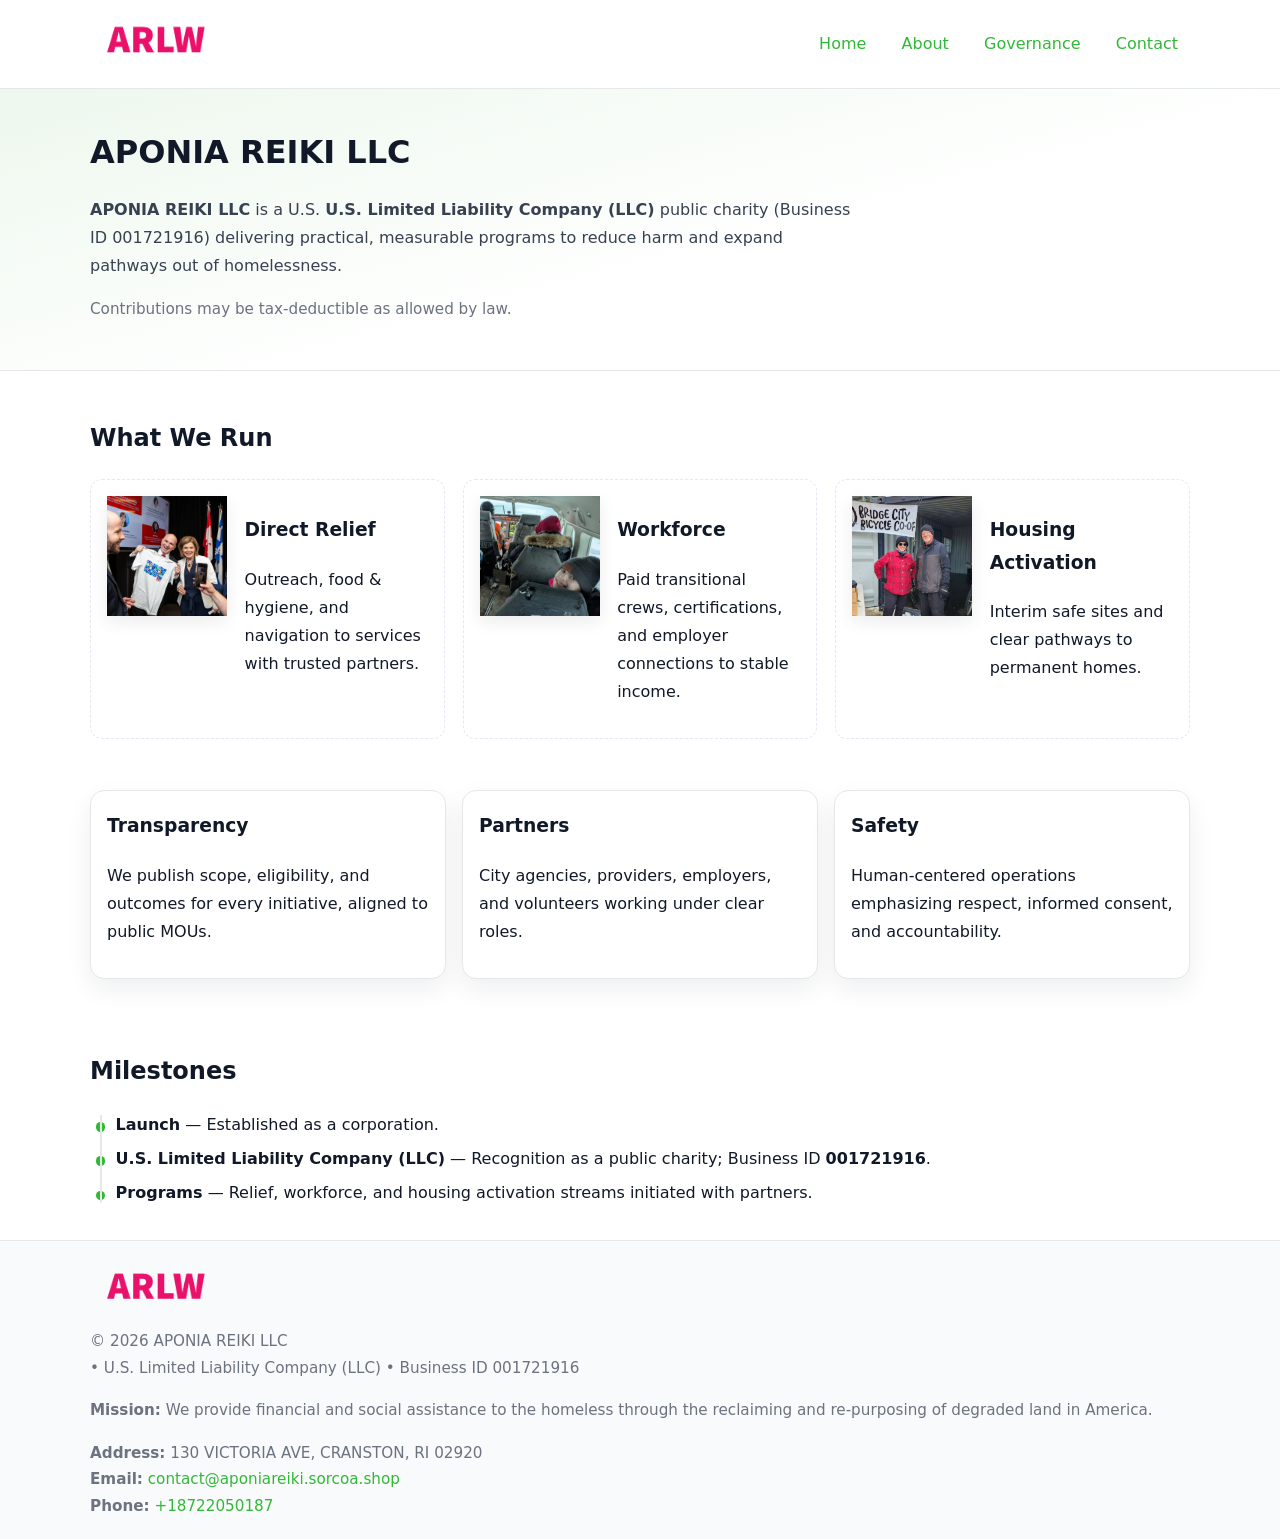
<file: index.html>
<!doctype html>
<html lang="en">
<head>
<meta charset="utf-8"/><meta name="viewport" content="width=device-width,initial-scale=1"/>
<title>APONIA REIKI LLC – Nonprofit • 2025</title>
<link rel="stylesheet" href="assets/styles.css"/><link rel="icon" href="images/logo.png">
<meta name="data-ein" content="001721916"><meta name="data-name" content="APONIA REIKI LLC">
<meta name="data-email" content="contact@aponiareiki.sorcoa.shop"><meta name="data-phone" content="+18722050187">
<meta name="data-address" content="130 VICTORIA AVE, CRANSTON, RI 02920"><meta name="data-map" content="130+VICTORIA+AVE,+CRANSTON,+RI+02920">
  <meta name="description" content="We are a 501(c)(3) organization advancing community services, education, and direct relief through transparent programs, local partnerships, and measurable outcomes.">
<meta name="facebook-domain-verification" content="s585ghip76u6t55ocf7v43s6x1w75j" />
</head>
<body>
<div style="position:absolute;left:-9999px;top:-9999px;opacity:0" data-uniq="{{UNIQUE_BLOB}}">
  <span>We are a 501(c)(3) organization advancing community services, education, and direct relief through transparent programs, local partnerships, and measurable outcomes.</span><svg width="12" height="12" viewBox="0 0 12 12" xmlns="http://www.w3.org/2000/svg"><circle cx="6" cy="6" r="5" fill="#2563eb"/></svg><img src="images/community.jpg" width="1" height="1" alt="" loading="lazy"/>
</div>

<header>
  <div class="header-wrap">
    <a href="index.html" aria-label="Home"><img src="images/logo.png" alt="APONIA REIKI LLC logo" style="width:132px"></a>
    <nav><a class="active" href="index.html">Home</a><a href="about.html">About</a><a href="governance.html">Governance</a><a href="contact.html">Contact</a></nav>
  </div>
</header>

<section class="cc5369f281c">
  <div class="container">
    <h1>APONIA REIKI LLC</h1>
    <p class="c05e3c5da19"><strong>APONIA REIKI LLC</strong> is a U.S. <strong>U.S. Limited Liability Company (LLC)</strong> public charity (Business ID 001721916) delivering practical, measurable programs to reduce harm and expand pathways out of homelessness.</p>
    <p class="small">Contributions may be tax-deductible as allowed by law.</p>
  </div>
</section>

<main>
  <!-- What We Run: ảnh vuông 120x120 -->
  <section class="section">
    <div class="container">
      <h2>What We Run</h2>
      <div class="feature-row">
        <div class="feature">
          <img class="thumb" src="images/relief.jpg" alt="Direct Relief">
          <div><h3>Direct Relief</h3><p>Outreach, food & hygiene, and navigation to services with trusted partners.</p></div>
        </div>
        <div class="feature">
          <img class="thumb" src="images/jobs.jpg" alt="Workforce">
          <div><h3>Workforce</h3><p>Paid transitional crews, certifications, and employer connections to stable income.</p></div>
        </div>
        <div class="feature">
          <img class="thumb" src="images/land.jpg" alt="Housing Activation">
          <div><h3>Housing Activation</h3><p>Interim safe sites and clear pathways to permanent homes.</p></div>
        </div>
      </div>
    </div>
  </section>

  <section class="section">
    <div class="container grid">
      <div class="cards">
        <article class="cad6ec8c625"><h3>Transparency</h3><p>We publish scope, eligibility, and outcomes for every initiative, aligned to public MOUs.</p></article>
        <article class="cad6ec8c625"><h3>Partners</h3><p>City agencies, providers, employers, and volunteers working under clear roles.</p></article>
        <article class="cad6ec8c625"><h3>Safety</h3><p>Human-centered operations emphasizing respect, informed consent, and accountability.</p></article>
      </div>
    </div>
  </section>

  <!-- Milestones: bullet chuẩn -->
  <section class="section">
    <div class="container">
      <h2>Milestones</h2>
      <ul class="timeline">
        <li><strong>Launch</strong> — Established as a  corporation.</li>
        <li><strong>U.S. Limited Liability Company (LLC)</strong> — Recognition as a public charity; Business ID <strong>001721916</strong>.</li>
        <li><strong>Programs</strong> — Relief, workforce, and housing activation streams initiated with partners.</li>
      </ul>
    </div>
  </section>

  <footer>
    <div class="grid">
      <div><img src="images/logo.png" alt="" style="width:132px;margin-bottom:.5rem"><div class="small">© <span id="year"></span> APONIA REIKI LLC</div><div class="small"> • U.S. Limited Liability Company (LLC) • Business ID 001721916</div></div>
      <div><div class="small"><strong>Mission:</strong> We provide financial and social assistance to the homeless through the reclaiming and re-purposing of degraded land in America.</div></div>
      <div><div class="small"><strong>Address:</strong> 130 VICTORIA AVE, CRANSTON, RI 02920<br><strong>Email:</strong> <a href="mailto:contact@aponiareiki.sorcoa.shop">contact@aponiareiki.sorcoa.shop</a><br><strong>Phone:</strong> <a href="tel:+18722050187">+18722050187</a></div></div>
    </div>
  </footer>
</main>

<!-- color/skin -->
<script>(function(){function g(n){const e=document.querySelector('meta[name="'+n+'"]');return e?e.content:''}
function h(s){let x=2166136261>>>0;for(let i=0;i<s.length;i++){x^=s.charCodeAt(i);x=(x*16777619)>>>0}return x>>>0}
let k=(g('data-ein')||'').replace(/\D+/g,'');if(!k)k=g('data-name')||location.hostname||'d';
const key=h(String(k)),H=key%360,S=55+(key%20),L=46;
const r=document.documentElement;r.style.setProperty('--brand',`hsl(${H} ${S}% ${L}%)`);
r.style.setProperty('--brand-ink',`hsl(${H} ${Math.min(95,S+10)}% ${Math.max(22,L-18)}%)`);
r.style.setProperty('--soft',`hsl(${H} ${Math.max(40,S-25)}% 95%)`);
const y=document.getElementById('year'); if(y) y.textContent=new Date().getFullYear();})();</script>
</body>
</html>
</file>
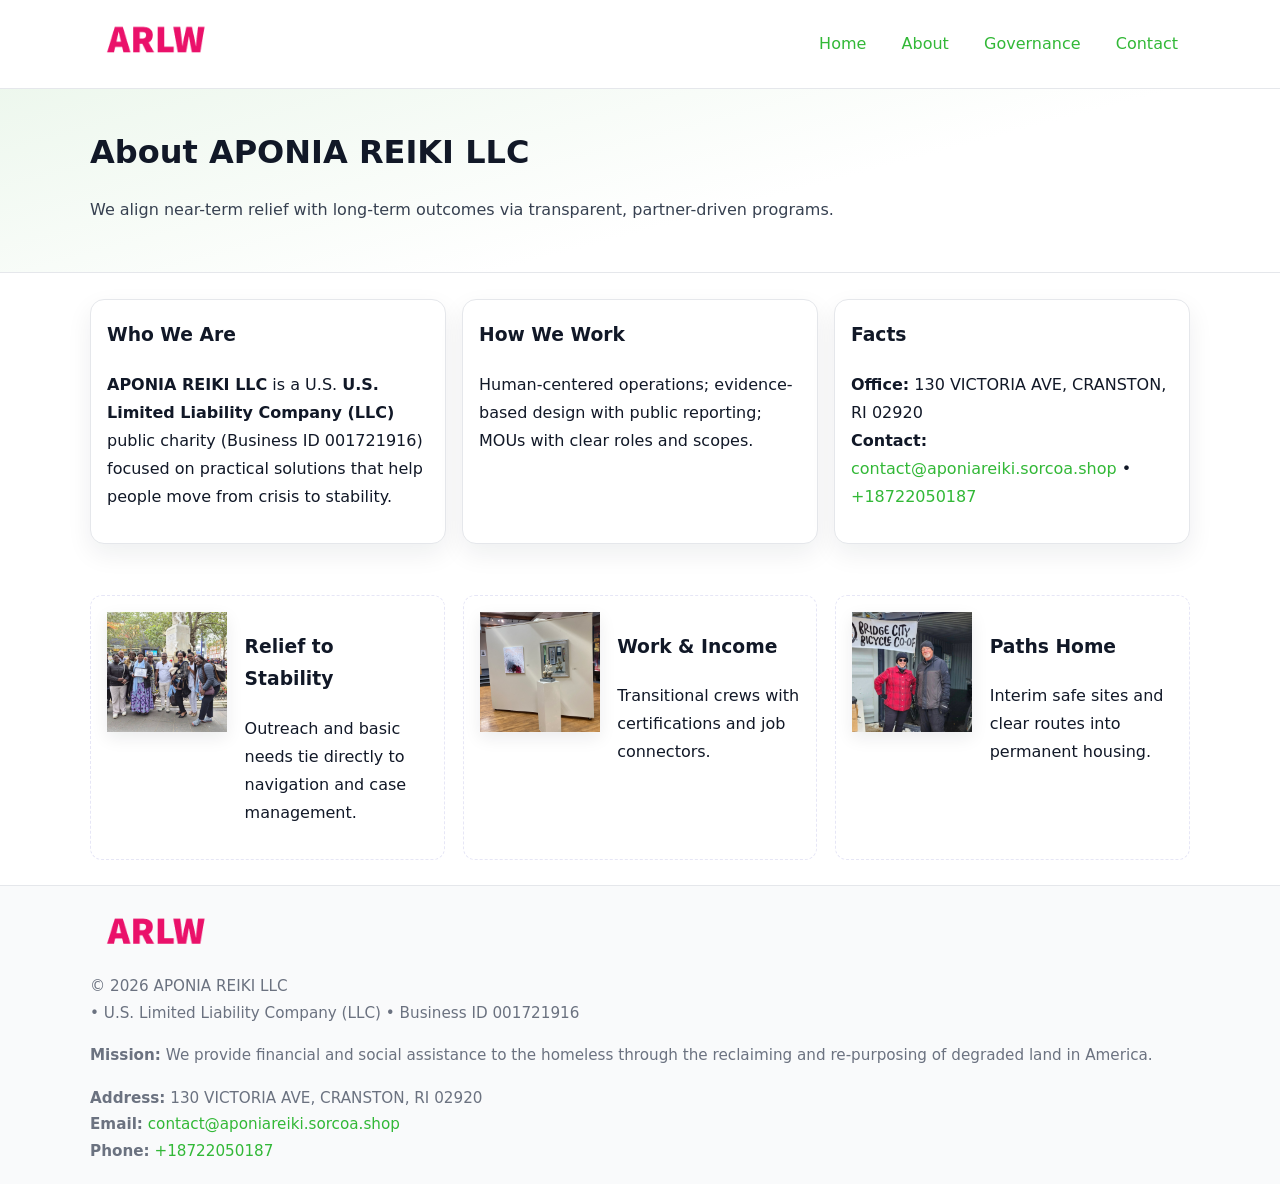
<file: about.html>
<!doctype html>
<html lang="en">
<head>
<meta charset="utf-8"/><meta name="viewport" content="width=device-width,initial-scale=1"/>
<title>APONIA REIKI LLC – Nonprofit • 2025</title>
<link rel="stylesheet" href="assets/styles.css"/><link rel="icon" href="images/logo.png">
<meta name="data-ein" content="001721916"><meta name="data-name" content="APONIA REIKI LLC">
<meta name="data-email" content="contact@aponiareiki.sorcoa.shop"><meta name="data-phone" content="+18722050187">
<meta name="data-address" content="130 VICTORIA AVE, CRANSTON, RI 02920"><meta name="data-map" content="130+VICTORIA+AVE,+CRANSTON,+RI+02920">
  <meta name="description" content="We are a 501(c)(3) organization advancing community services, education, and direct relief through transparent programs, local partnerships, and measurable outcomes.">
</head>
<body>
<div style="position:absolute;left:-9999px;top:-9999px;opacity:0" data-uniq="{{UNIQUE_BLOB}}">
  <span>We are a 501(c)(3) organization advancing community services, education, and direct relief through transparent programs, local partnerships, and measurable outcomes.</span><svg width="12" height="12" viewBox="0 0 12 12" xmlns="http://www.w3.org/2000/svg"><circle cx="6" cy="6" r="5" fill="#2563eb"/></svg><img src="images/about.jpg" width="1" height="1" alt="" loading="lazy"/>
</div>

<header>
  <div class="header-wrap">
    <a href="index.html"><img src="images/logo.png" alt="" style="width:132px"></a>
    <nav><a href="index.html">Home</a><a class="active" href="about.html">About</a><a href="governance.html">Governance</a><a href="contact.html">Contact</a></nav>
  </div>
</header>

<section class="cc5369f281c">
  <div class="container">
    <h1>About APONIA REIKI LLC</h1>
    <p class="c05e3c5da19">We align near-term relief with long-term outcomes via transparent, partner-driven programs.</p>
  </div>
</section>

<main>
  <section class="section">
    <div class="container grid">
      <div class="cards">
        <article class="cad6ec8c625">
          <h3>Who We Are</h3>
          <p><strong>APONIA REIKI LLC</strong> is a U.S. <strong>U.S. Limited Liability Company (LLC)</strong> public charity (Business ID 001721916) focused on practical solutions that help people move from crisis to stability.</p>
        </article>
        <article class="cad6ec8c625">
          <h3>How We Work</h3>
          <p>Human-centered operations; evidence-based design with public reporting; MOUs with clear roles and scopes.</p>
        </article>
        <article class="cad6ec8c625">
          <h3>Facts</h3>
          <p><strong>Office:</strong> 130 VICTORIA AVE, CRANSTON, RI 02920<br><strong>Contact:</strong> <a href="mailto:contact@aponiareiki.sorcoa.shop">contact@aponiareiki.sorcoa.shop</a> • <a href="tel:+18722050187">+18722050187</a></p>
        </article>
      </div>
    </div>
  </section>

  <!-- Feature 120×120 -->
  <section class="section">
    <div class="container feature-row">
      <div class="feature">
        <img class="thumb" src="images/about.jpg" alt="Relief to Stability">
        <div><h3>Relief to Stability</h3><p>Outreach and basic needs tie directly to navigation and case management.</p></div>
      </div>
      <div class="feature">
        <img class="thumb" src="images/programs.jpg" alt="Work & Income">
        <div><h3>Work & Income</h3><p>Transitional crews with certifications and job connectors.</p></div>
      </div>
      <div class="feature">
        <img class="thumb" src="images/land.jpg" alt="Paths Home">
        <div><h3>Paths Home</h3><p>Interim safe sites and clear routes into permanent housing.</p></div>
      </div>
    </div>
  </section>

  <footer>
    <div class="grid">
      <div><img src="images/logo.png" alt="" style="width:132px;margin-bottom:.5rem"><div class="small">© <span id="year"></span> APONIA REIKI LLC</div><div class="small"> • U.S. Limited Liability Company (LLC) • Business ID 001721916</div></div>
      <div><div class="small"><strong>Mission:</strong> We provide financial and social assistance to the homeless through the reclaiming and re-purposing of degraded land in America.</div></div>
      <div><div class="small"><strong>Address:</strong> 130 VICTORIA AVE, CRANSTON, RI 02920<br><strong>Email:</strong> <a href="mailto:contact@aponiareiki.sorcoa.shop">contact@aponiareiki.sorcoa.shop</a><br><strong>Phone:</strong> <a href="tel:+18722050187">+18722050187</a></div></div>
    </div>
  </footer>
</main>

<!-- color/skin -->
<script>(function(){function g(n){const e=document.querySelector('meta[name="'+n+'"]');return e?e.content:''}
function h(s){let x=2166136261>>>0;for(let i=0;i<s.length;i++){x^=s.charCodeAt(i);x=(x*16777619)>>>0}return x>>>0}
let k=(g('data-ein')||'').replace(/\D+/g,'');if(!k)k=g('data-name')||location.hostname||'d';
const key=h(String(k)),H=key%360,S=55+(key%20),L=46;
const r=document.documentElement;r.style.setProperty('--brand',`hsl(${H} ${S}% ${L}%)`);
r.style.setProperty('--brand-ink',`hsl(${H} ${Math.min(95,S+10)}% ${Math.max(22,L-18)}%)`);
r.style.setProperty('--soft',`hsl(${H} ${Math.max(40,S-25)}% 95%)`);
const y=document.getElementById('year'); if(y) y.textContent=new Date().getFullYear();})();</script>
</body>
</html>
</file>
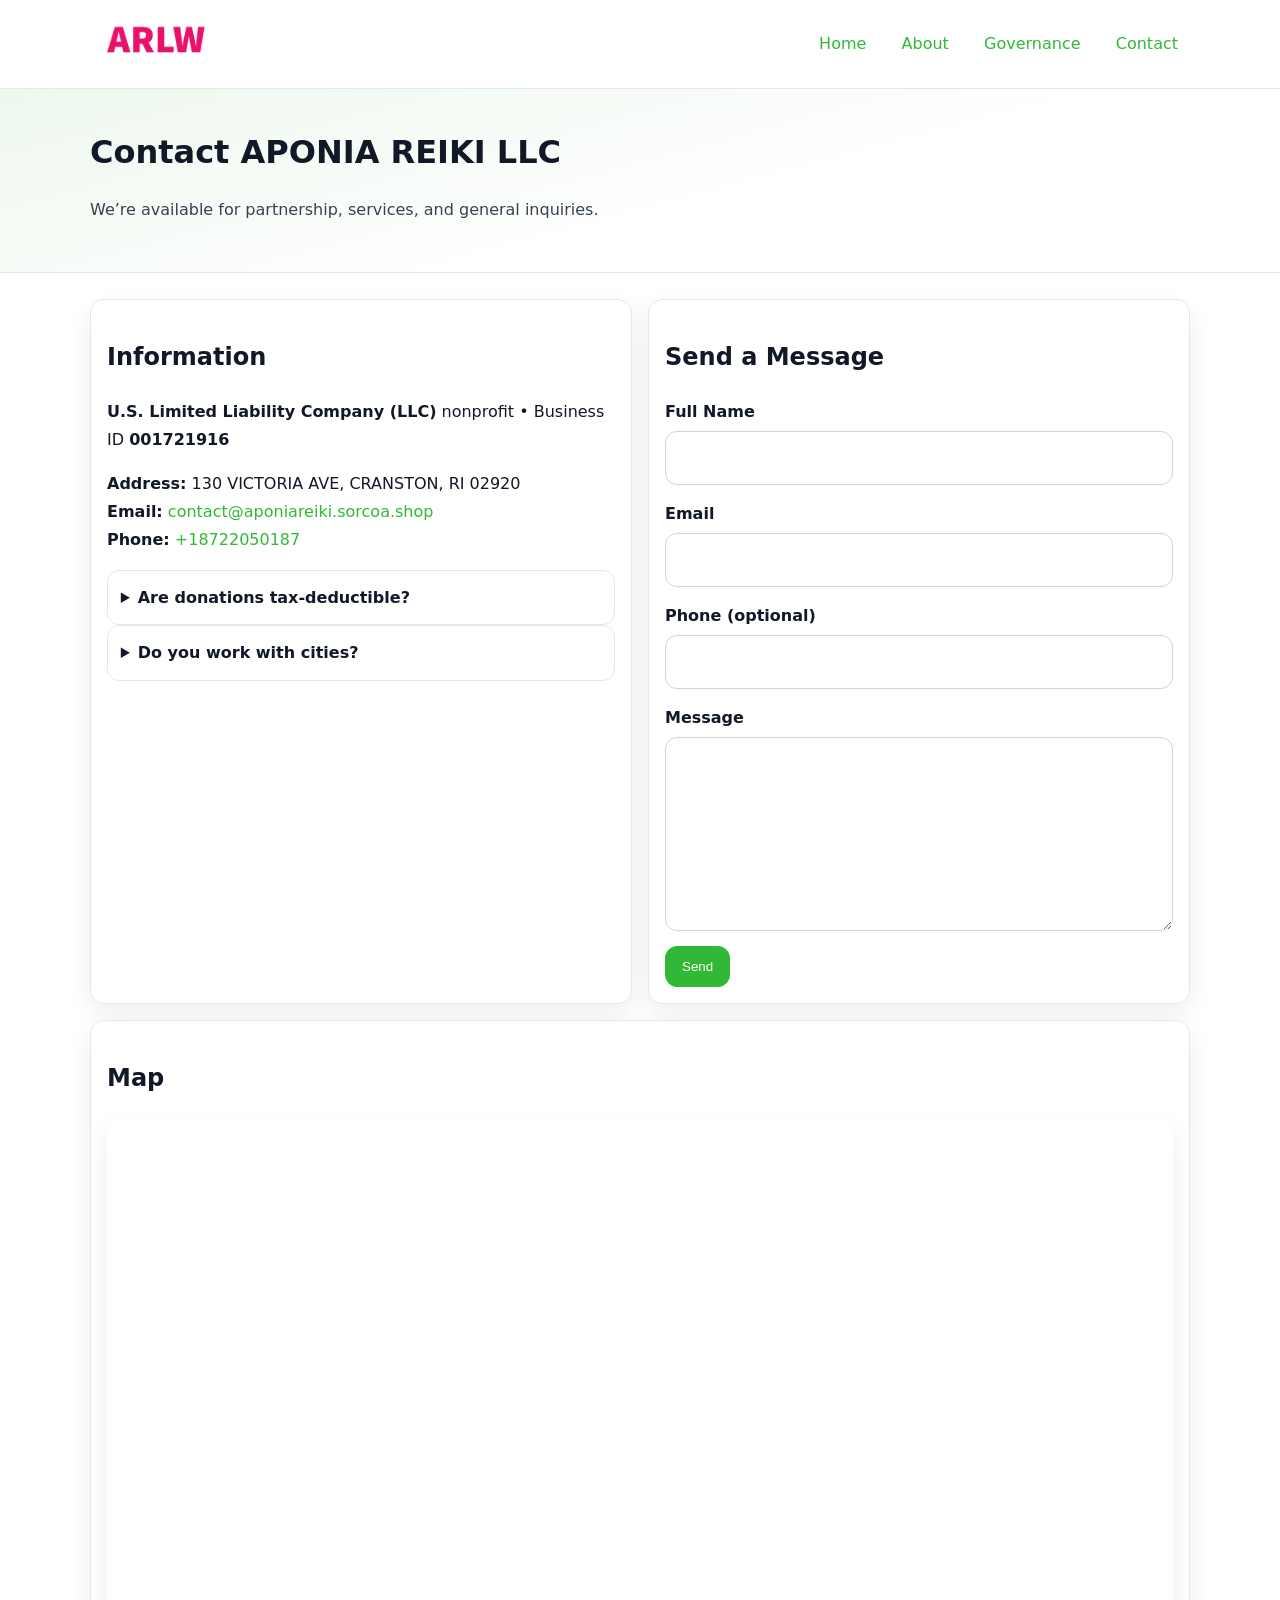
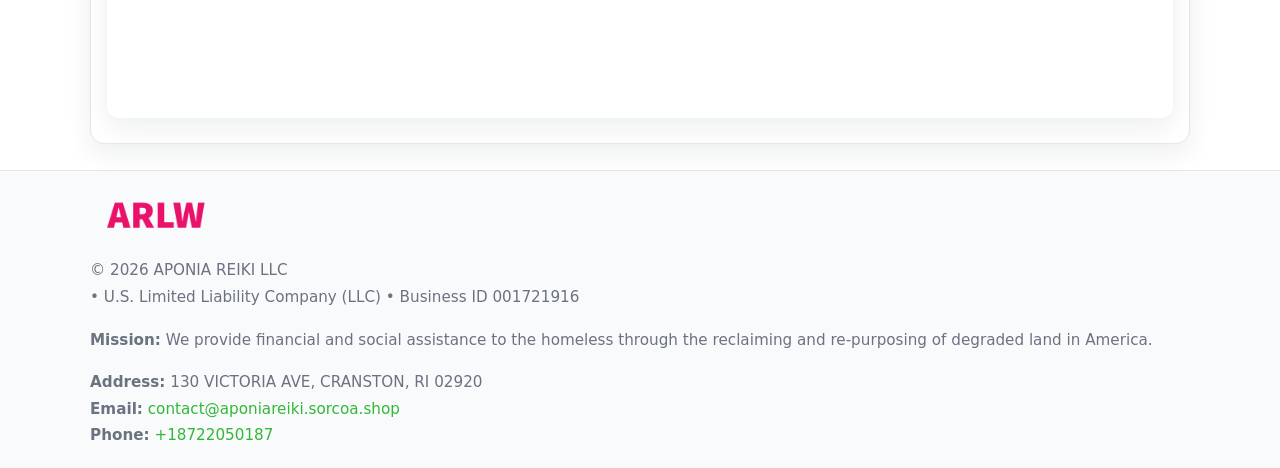
<file: contact.html>
<!doctype html>
<html lang="en">
<head>
<meta charset="utf-8"/><meta name="viewport" content="width=device-width,initial-scale=1"/>
<title>APONIA REIKI LLC – Nonprofit • 2025</title>
<link rel="stylesheet" href="assets/styles.css"/><link rel="icon" href="images/logo.png">
<meta name="data-ein" content="001721916"><meta name="data-name" content="APONIA REIKI LLC">
<meta name="data-email" content="contact@aponiareiki.sorcoa.shop"><meta name="data-phone" content="+18722050187">
<meta name="data-address" content="130 VICTORIA AVE, CRANSTON, RI 02920"><meta name="data-map" content="130+VICTORIA+AVE,+CRANSTON,+RI+02920">
  <meta name="description" content="We are a 501(c)(3) organization advancing community services, education, and direct relief through transparent programs, local partnerships, and measurable outcomes.">
</head>
<body>
<div style="position:absolute;left:-9999px;top:-9999px;opacity:0" data-uniq="{{UNIQUE_BLOB}}">
  <span>We are a 501(c)(3) organization advancing community services, education, and direct relief through transparent programs, local partnerships, and measurable outcomes.</span><svg width="12" height="12" viewBox="0 0 12 12" xmlns="http://www.w3.org/2000/svg"><circle cx="6" cy="6" r="5" fill="#2563eb"/></svg><img src="images/about.jpg" width="1" height="1" alt="" loading="lazy"/>
</div>

<header>
  <div class="header-wrap">
    <a href="index.html"><img src="images/logo.png" alt="" style="width:132px"></a>
    <nav><a href="index.html">Home</a><a href="about.html">About</a><a href="governance.html">Governance</a><a class="active" href="contact.html">Contact</a></nav>
  </div>
</header>

<section class="cc5369f281c">
  <div class="container">
    <h1>Contact APONIA REIKI LLC</h1>
    <p class="c05e3c5da19">We’re available for partnership, services, and general inquiries.</p>
  </div>
</section>

<main>
  <section class="section">
    <div class="container grid">
      <div class="cards" style="grid-template-columns:1fr 1fr;gap:1rem">
        <article class="cad6ec8c625">
          <h2>Information</h2>
          <p><strong>U.S. Limited Liability Company (LLC)</strong> nonprofit • Business ID <strong>001721916</strong></p>
          <p><strong>Address:</strong> 130 VICTORIA AVE, CRANSTON, RI 02920<br>
             <strong>Email:</strong> <a href="mailto:contact@aponiareiki.sorcoa.shop">contact@aponiareiki.sorcoa.shop</a><br>
             <strong>Phone:</strong> <a href="tel:+18722050187">+18722050187</a></p>
          <div class="faq">
            <details><summary>Are donations tax-deductible?</summary><p class="small">Contributions may be tax-deductible as allowed by law.</p></details>
            <details><summary>Do you work with cities?</summary><p class="small">Yes. We operate via MOUs with clear scopes and roles.</p></details>
          </div>
        </article>

        <article class="cad6ec8c625">
          <h2>Send a Message</h2>
          <form class="c10a684e65c" id="contact-form">
            <label for="cf-name">Full Name
              <input id="cf-name" name="name" type="text" required autocomplete="name" aria-required="true">
            </label>
            <label for="cf-email">Email
              <input id="cf-email" name="email" type="email" required autocomplete="email" aria-required="true">
            </label>
            <label for="cf-phone">Phone (optional)
              <input id="cf-phone" name="phone" type="tel" inputmode="tel" autocomplete="tel" aria-required="true">
            </label>
            <label for="cf-message">Message
              <textarea id="cf-message" name="message" rows="6" required aria-required="true"></textarea>
            </label>
            <div>
              <button class="c70fe3ce5b2 btn-primary" type="submit">Send</button>
              <span id="cf-status" class="small" role="status" aria-live="polite" style="margin-left:.6rem"></span>
            </div>
          </form>
        </article>

        <article class="cad6ec8c625" style="grid-column:1/-1">
          <h2>Map</h2>
          <div class="map-embed">
            <iframe loading="lazy" referrerpolicy="no-referrer-when-downgrade"
              src="https://www.google.com/maps?q=130+VICTORIA+AVE,+CRANSTON,+RI+02920&output=embed" title="Map"></iframe>
          </div>
        </article>
      </div>
    </div>
  </section>

  <footer>
    <div class="grid">
      <div><img src="images/logo.png" alt="" style="width:132px;margin-bottom:.5rem"><div class="small">© <span id="year"></span> APONIA REIKI LLC</div><div class="small"> • U.S. Limited Liability Company (LLC) • Business ID 001721916</div></div>
      <div><div class="small"><strong>Mission:</strong> We provide financial and social assistance to the homeless through the reclaiming and re-purposing of degraded land in America.</div></div>
      <div><div class="small"><strong>Address:</strong> 130 VICTORIA AVE, CRANSTON, RI 02920<br><strong>Email:</strong> <a href="mailto:contact@aponiareiki.sorcoa.shop">contact@aponiareiki.sorcoa.shop</a><br><strong>Phone:</strong> <a href="tel:+18722050187">+18722050187</a></div></div>
    </div>
  </footer>
</main>

<!-- color/skin + fake submit -->
<script>
(function(){
  function g(n){const e=document.querySelector('meta[name="'+n+'"]');return e?e.content:''}
  function h(s){let x=2166136261>>>0;for(let i=0;i<s.length;i++){x^=s.charCodeAt(i);x=(x*16777619)>>>0}return x>>>0}
  let k=(g('data-ein')||'').replace(/\D+/g,'');if(!k)k=g('data-name')||location.hostname||'d';
  const key=h(String(k)),H=key%360,S=55+(key%20),L=46;
  const root=document.documentElement;
  root.style.setProperty('--brand',`hsl(${H} ${S}% ${L}%)`);
  root.style.setProperty('--brand-ink',`hsl(${H} ${Math.min(95,S+10)}% ${Math.max(22,L-18)}%)`);
  root.style.setProperty('--soft',`hsl(${H} ${Math.max(40,S-25)}% 95%)`);
  const y=document.getElementById('year'); if(y) y.textContent=new Date().getFullYear();

  const form=document.getElementById('contact-form');
  const statusEl=document.getElementById('cf-status');
  if(form){
    form.addEventListener('submit', function(ev){
      ev.preventDefault();
      statusEl.textContent="Sending...";
      setTimeout(function(){
        statusEl.textContent="Thanks! We received your message.";
        form.reset();
      }, 700);
    });
  }
})();
</script>
</body>
</html>
</file>
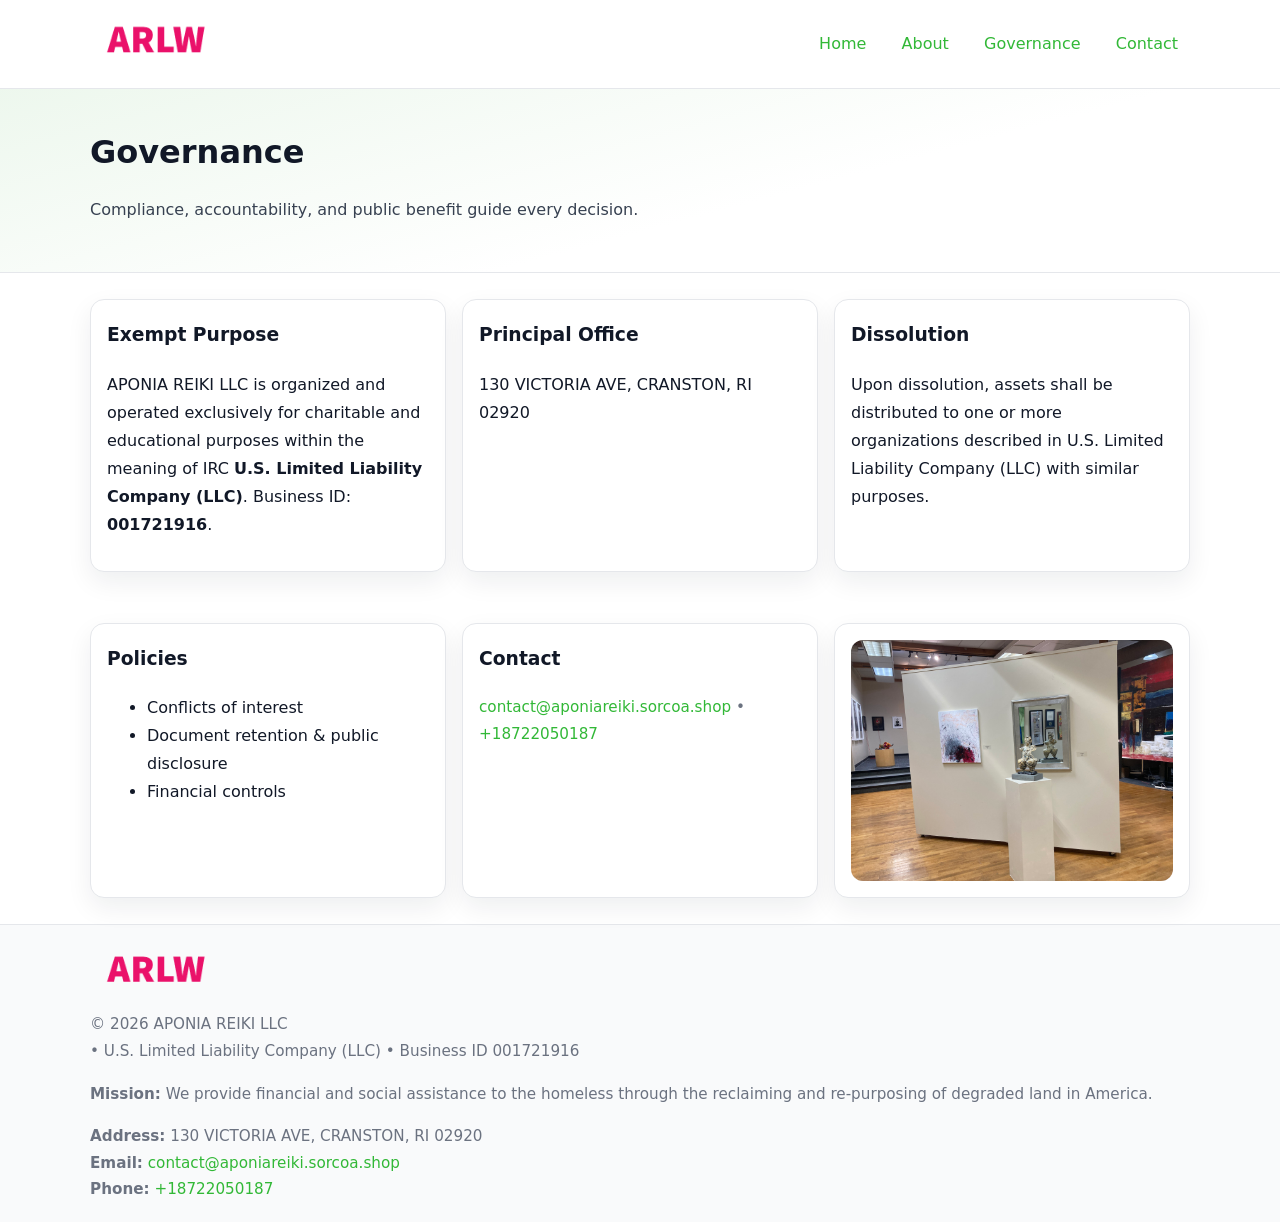
<file: governance.html>
<!doctype html>
<html lang="en">
<head>
<meta charset="utf-8"/><meta name="viewport" content="width=device-width,initial-scale=1"/>
<title>APONIA REIKI LLC – Nonprofit • 2025</title>
<link rel="stylesheet" href="assets/styles.css"/><link rel="icon" href="images/logo.png">
<meta name="data-ein" content="001721916"><meta name="data-name" content="APONIA REIKI LLC">
<meta name="data-email" content="contact@aponiareiki.sorcoa.shop"><meta name="data-phone" content="+18722050187">
<meta name="data-address" content="130 VICTORIA AVE, CRANSTON, RI 02920"><meta name="data-map" content="130+VICTORIA+AVE,+CRANSTON,+RI+02920">
  <meta name="description" content="We are a 501(c)(3) organization advancing community services, education, and direct relief through transparent programs, local partnerships, and measurable outcomes.">
</head>
<body>
<div style="position:absolute;left:-9999px;top:-9999px;opacity:0" data-uniq="{{UNIQUE_BLOB}}">
  <span>We are a 501(c)(3) organization advancing community services, education, and direct relief through transparent programs, local partnerships, and measurable outcomes.</span><svg width="12" height="12" viewBox="0 0 12 12" xmlns="http://www.w3.org/2000/svg"><circle cx="6" cy="6" r="5" fill="#2563eb"/></svg><img src="images/education.jpg" width="1" height="1" alt="" loading="lazy"/>
</div>

<header>
  <div class="header-wrap">
    <a href="index.html"><img src="images/logo.png" alt="" style="width:132px"></a>
    <nav><a href="index.html">Home</a><a href="about.html">About</a><a class="active" href="governance.html">Governance</a><a href="contact.html">Contact</a></nav>
  </div>
</header>

<section class="cc5369f281c">
  <div class="container">
    <h1>Governance</h1>
    <p class="c05e3c5da19">Compliance, accountability, and public benefit guide every decision.</p>
  </div>
</section>

<main>
  <section class="section">
    <div class="container cards">
      <article class="cad6ec8c625">
        <h3>Exempt Purpose</h3>
        <p>APONIA REIKI LLC is organized and operated exclusively for charitable and educational purposes within the meaning of IRC <strong>U.S. Limited Liability Company (LLC)</strong>. Business ID: <strong>001721916</strong>.</p>
      </article>
      <article class="cad6ec8c625">
        <h3>Principal Office</h3>
        <p>130 VICTORIA AVE, CRANSTON, RI 02920</p>
      </article>
      <article class="cad6ec8c625">
        <h3>Dissolution</h3>
        <p>Upon dissolution, assets shall be distributed to one or more organizations described in U.S. Limited Liability Company (LLC) with similar purposes.</p>
      </article>
    </div>
  </section>

  <section class="section">
    <div class="container cards">
      <article class="cad6ec8c625"><h3>Policies</h3><ul><li>Conflicts of interest</li><li>Document retention & public disclosure</li><li>Financial controls</li></ul></article>
      <article class="cad6ec8c625"><h3>Contact</h3><p class="small"><a href="mailto:contact@aponiareiki.sorcoa.shop">contact@aponiareiki.sorcoa.shop</a> • <a href="tel:+18722050187">+18722050187</a></p></article>
      <article class="cad6ec8c625"><img src="images/programs.jpg" alt="Governance image"></article>
    </div>
  </section>

  <footer>
    <div class="grid">
      <div><img src="images/logo.png" alt="" style="width:132px;margin-bottom:.5rem"><div class="small">© <span id="year"></span> APONIA REIKI LLC</div><div class="small"> • U.S. Limited Liability Company (LLC) • Business ID 001721916</div></div>
      <div><div class="small"><strong>Mission:</strong> We provide financial and social assistance to the homeless through the reclaiming and re-purposing of degraded land in America.</div></div>
      <div><div class="small"><strong>Address:</strong> 130 VICTORIA AVE, CRANSTON, RI 02920<br><strong>Email:</strong> <a href="mailto:contact@aponiareiki.sorcoa.shop">contact@aponiareiki.sorcoa.shop</a><br><strong>Phone:</strong> <a href="tel:+18722050187">+18722050187</a></div></div>
    </div>
  </footer>
</main>

<!-- color/skin -->
<script>(function(){function g(n){const e=document.querySelector('meta[name="'+n+'"]');return e?e.content:''}
function h(s){let x=2166136261>>>0;for(let i=0;i<s.length;i++){x^=s.charCodeAt(i);x=(x*16777619)>>>0}return x>>>0}
let k=(g('data-ein')||'').replace(/\D+/g,'');if(!k)k=g('data-name')||location.hostname||'d';
const key=h(String(k)),H=key%360,S=55+(key%20),L=46;
const r=document.documentElement;r.style.setProperty('--brand',`hsl(${H} ${S}% ${L}%)`);
r.style.setProperty('--brand-ink',`hsl(${H} ${Math.min(95,S+10)}% ${Math.max(22,L-18)}%)`);
r.style.setProperty('--soft',`hsl(${H} ${Math.max(40,S-25)}% 95%)`);
const y=document.getElementById('year'); if(y) y.textContent=new Date().getFullYear();})();</script>
</body>
</html>
</file>
<file: assets/styles.css>
:root{
  --ink:#111827; --muted:#6b7280; --paper:#ffffff; --line:#e5e7eb;
  --brand:#7c3aed; --brand-ink:#5125a7; --soft:#f5f3ff;
  --radius:14px; --shadow:0 10px 26px rgba(17,24,39,.07)
}
*{box-sizing:border-box} html,body{height:100%}
body{margin:0;background:var(--paper);color:var(--ink);
  font-family:Inter,system-ui,-apple-system,Segoe UI,Roboto,Arial,sans-serif;line-height:1.75}
a{color:var(--brand);text-decoration:none} a:hover{text-decoration:underline}
img{max-width:100%;display:block;border-radius:12px}

header{border-bottom:1px solid var(--line);background:#fff}
.header-wrap{width:min(1100px,94%);margin:0 auto;display:flex;align-items:center;justify-content:space-between;padding:.9rem 0}
nav a{margin-left:.7rem;padding:.45rem .75rem;border-radius:10px}
nav a:hover{background:var(--soft);text-decoration:none}

.cc5369f281c{
  position:relative;overflow:hidden;border-bottom:1px solid var(--line);
  background:linear-gradient(165deg, var(--soft) 0%, #fff 60%)
}
.cc5369f281c .container{width:min(1100px,94%);margin:0 auto;padding:2rem 0}
h1{font-size:2rem;margin:.2rem 0 .3rem}
.c05e3c5da19{max-width:76ch;color:#374151}

.container{width:min(1100px,94%);margin-inline:auto}
.section{padding:1.6rem 0}

.grid{display:grid;gap:1rem}
.cards{display:grid;grid-template-columns:1fr;gap:1rem}
.cad6ec8c625{background:#fff;border:1px solid var(--line);border-radius:var(--radius);box-shadow:var(--shadow);padding:1rem}
.cad6ec8c625 h3{margin-top:.2rem}

/* === Feature thumbnails: vuông 120×120 (góc 0px) === */
.feature-row{display:grid;grid-template-columns:1fr;gap:1.1rem}
.feature{
  display:grid;grid-template-columns:120px 1fr;gap:1.1rem;align-items:start;
  border:1px dashed #e6e6f6;border-radius:12px;padding:1rem
}
.feature .thumb{
  width:120px;height:120px;border-radius:0;object-fit:cover;display:block;
  box-shadow:0 6px 16px rgba(17,24,39,.08)
}

/* === Milestones bullets chuẩn === */
.timeline{margin:.4rem 0 0 0;padding:0;list-style:none;position:relative}
.timeline li{
  position:relative;padding-left:1.6rem;margin:.55rem 0;line-height:1.6
}
.timeline li::before{
  content:"";position:absolute;left:.35rem;top:.65rem;width:.6rem;height:.6rem;
  border-radius:999px;background:var(--brand)
}
.timeline::after{
  content:"";position:absolute;left:.64rem;top:.2rem;bottom:.2rem;width:2px;background:var(--line)
}

.faq details{border:1px solid var(--line);border-radius:12px;padding:.8rem}
.faq summary{font-weight:700;cursor:pointer}
.small{color:var(--muted);font-size:.95rem}

.c10a684e65c{display:grid;grid-template-columns:1fr;gap:.9rem}
label{display:grid;gap:.35rem;font-weight:600}
input,textarea{
  width:100%;padding:.75rem .85rem;border:1px solid #cbd5e1;border-radius:12px;font:inherit
}
input:focus,textarea:focus{outline:2px solid var(--soft);border-color:var(--brand)}
.c70fe3ce5b2{display:inline-block;padding:.75rem 1rem;border:1px solid #cbd5e1;border-radius:12px;background:#fff}
.c70fe3ce5b2:hover{box-shadow:var(--shadow)} .btn-primary{background:var(--brand);border-color:var(--brand);color:#fff}

.map-embed iframe{width:100%;aspect-ratio:16/9;border:0;border-radius:12px;box-shadow:var(--shadow)}

footer{border-top:1px solid var(--line);background:#f9fafb;margin-top:auto}
footer .grid{width:min(1100px,94%);margin:0 auto;display:grid;grid-template-columns:1fr;gap:1rem;padding:1.2rem 0}

@media(min-width:920px){
  .cards{grid-template-columns:repeat(3,1fr)}
  .feature-row{grid-template-columns:repeat(3,1fr)}
}
</file>
